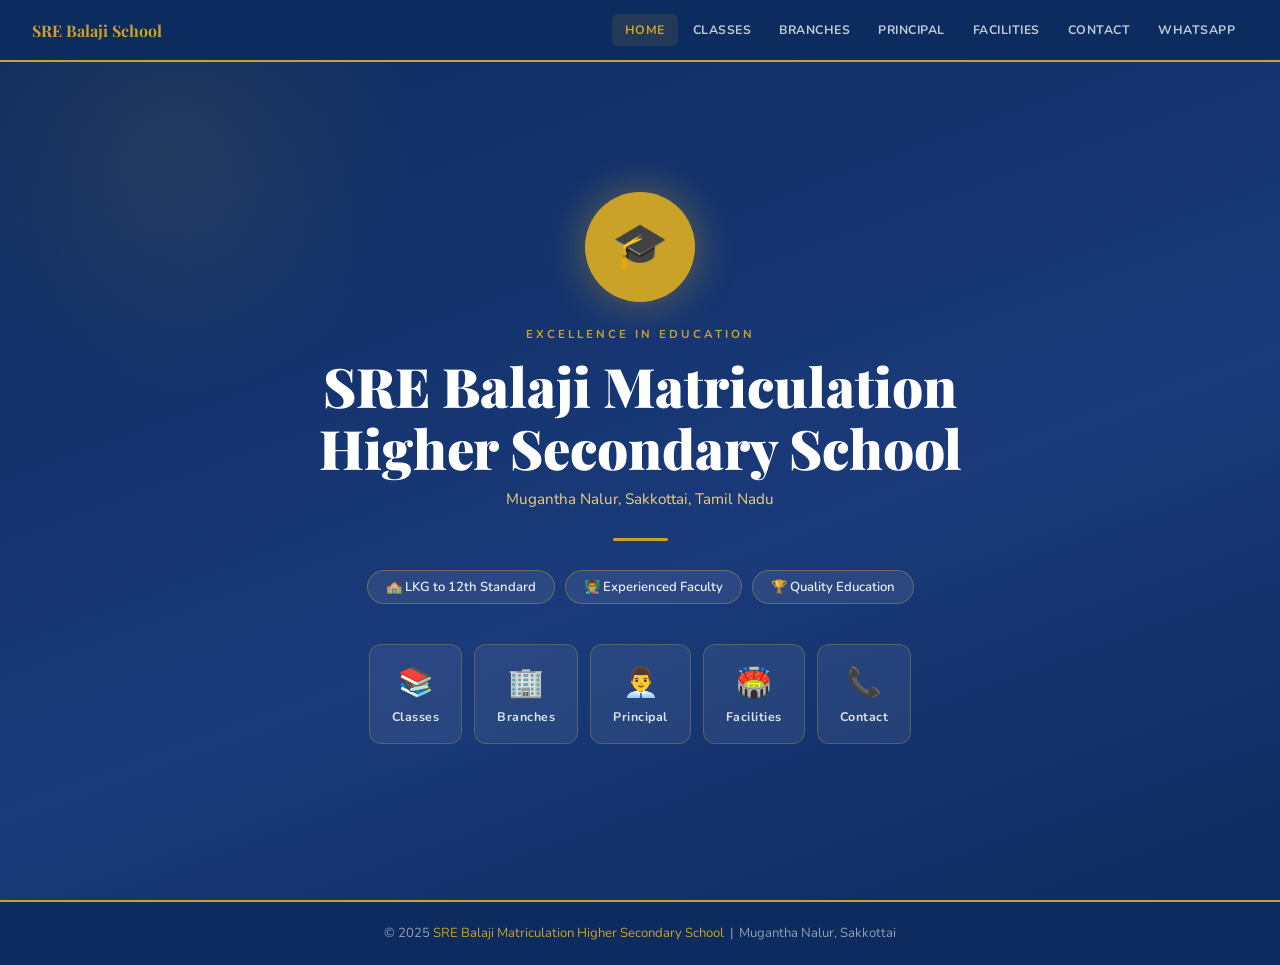
<file: index.html>
<!DOCTYPE html>
<html lang="en">
<head>
<meta charset="UTF-8">
<meta name="viewport" content="width=device-width, initial-scale=1.0">
<title>SRE Balaji Matriculation Higher Secondary School – Home</title>
<link href="https://fonts.googleapis.com/css2?family=Playfair+Display:wght@400;700;900&family=Nunito:wght@300;400;600;700&display=swap" rel="stylesheet">
<link rel="stylesheet" href="style.css">
</head>
<body>

<nav>
  <div class="nav-logo">SRE Balaji School</div>
  <ul class="nav-links" id="navLinks">
    <li><a href="index.html" class="active">Home</a></li>
    <li><a href="classes.html">Classes</a></li>
    <li><a href="branches.html">Branches</a></li>
    <li><a href="principal.html">Principal</a></li>
    <li><a href="facilities.html">Facilities</a></li>
    <li><a href="contact.html">Contact</a></li>
    <li><a href="admission.html">Whatsapp</a></li>
  </ul>
  <button class="hamburger" onclick="toggleNav()" aria-label="Menu">
    <span></span><span></span><span></span>
  </button>
</nav>

<main class="page-home">
  <div class="home-content">
    <div class="emblem">🎓</div>
    <p class="home-tag">Excellence in Education</p>
    <h1 class="home-title">SRE Balaji Matriculation<br>Higher Secondary School</h1>
    <p class="home-subtitle">Mugantha Nalur, Sakkottai, Tamil Nadu</p>
    <div class="divider"></div>
    <div class="home-badges">
      <span class="badge">🏫 LKG to 12th Standard</span>
      <span class="badge">👨‍🏫 Experienced Faculty</span>
      <span class="badge">🏆 Quality Education</span>
    </div>
    <div class="home-nav-cards">
      <a href="classes.html" class="hnav-card">
        <span class="hnav-icon">📚</span>
        <span class="hnav-label">Classes</span>
      </a>
      <a href="branches.html" class="hnav-card">
        <span class="hnav-icon">🏢</span>
        <span class="hnav-label">Branches</span>
      </a>
      <a href="principal.html" class="hnav-card">
        <span class="hnav-icon">👨‍💼</span>
        <span class="hnav-label">Principal</span>
      </a>
      <a href="facilities.html" class="hnav-card">
        <span class="hnav-icon">🏟️</span>
        <span class="hnav-label">Facilities</span>
      </a>
      <a href="contact.html" class="hnav-card">
        <span class="hnav-icon">📞</span>
        <span class="hnav-label">Contact</span>
      </a>
      </a>
    </div>
  </div>
</main>

<footer>
  &copy; 2025 <span>SRE Balaji Matriculation Higher Secondary School</span> &nbsp;|&nbsp; Mugantha Nalur, Sakkottai
</footer>

<script src="nav.js"></script>
</body>
</html>
</file>
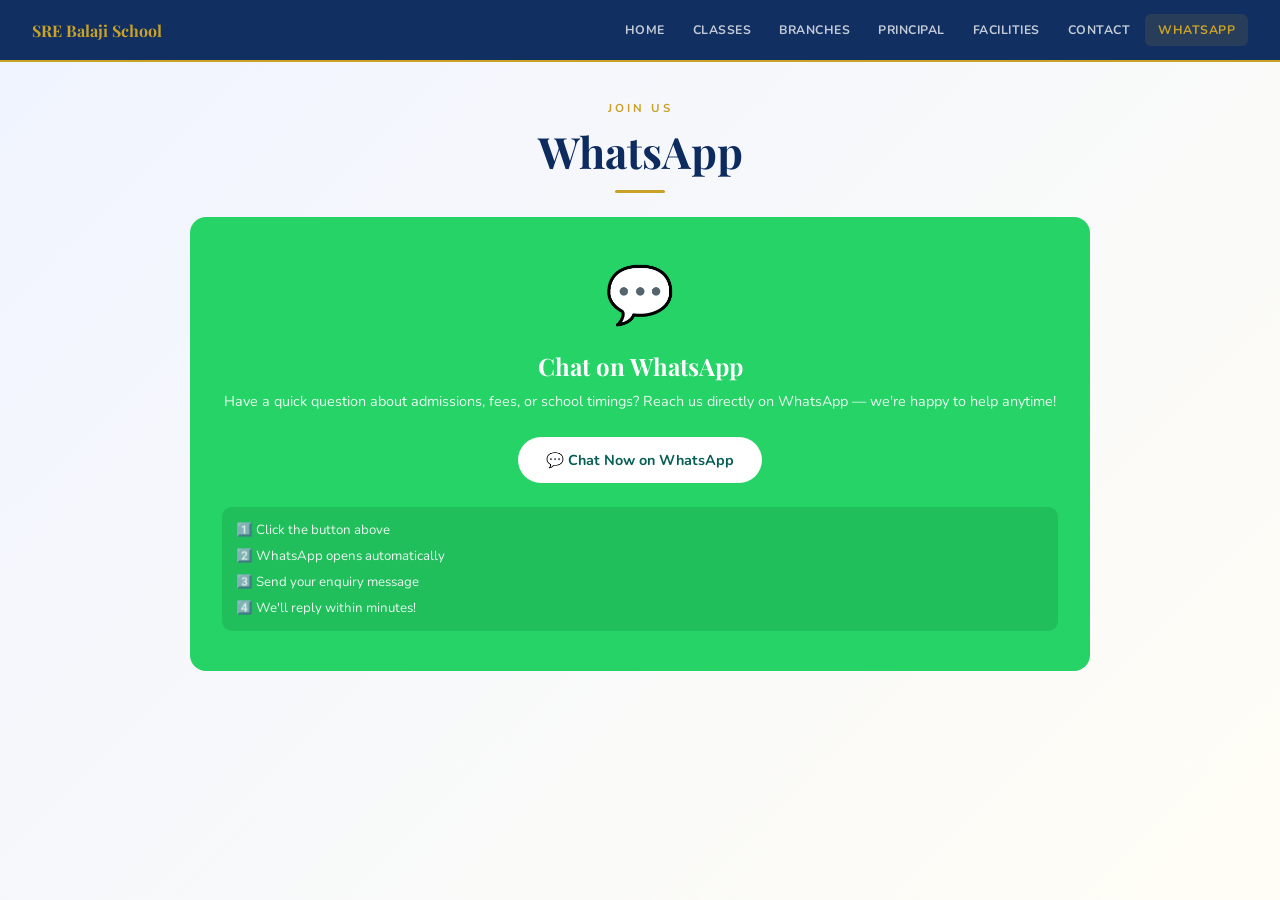
<file: admission.html>
<!DOCTYPE html>
<html lang="en">
<head>
<meta charset="UTF-8">
<meta name="viewport" content="width=device-width, initial-scale=1.0">
<title>SRE Balaji School – Admission</title>
<link href="https://fonts.googleapis.com/css2?family=Playfair+Display:wght@400;700;900&family=Nunito:wght@300;400;600;700&display=swap" rel="stylesheet">
<link rel="stylesheet" href="style.css">
</head>
<body>

<nav>
  <div class="nav-logo">SRE Balaji School</div>
  <ul class="nav-links" id="navLinks">
    <li><a href="index.html">Home</a></li>
    <li><a href="classes.html">Classes</a></li>
    <li><a href="branches.html">Branches</a></li>
    <li><a href="principal.html">Principal</a></li>
    <li><a href="facilities.html">Facilities</a></li>
    <li><a href="contact.html">Contact</a></li>
    <li><a href="admission.html" class="active">Whatsapp</a></li>
  </ul>
  <button class="hamburger" onclick="toggleNav()" aria-label="Menu">
    <span></span><span></span><span></span>
  </button>
</nav>

<main class="page-inner page-alt">
  <div class="inner-wrap">
    <p class="sec-tag">Join Us</p>
    <h2 class="sec-title">WhatsApp</h2>
    <div class="sec-divider"></div>

    <div class="adm-grid">

      <!-- WhatsApp Card -->
      <div class="wa-card">
        <span class="wa-icon">💬</span>
        <div class="wa-title">Chat on WhatsApp</div>
        <p class="wa-desc">Have a quick question about admissions, fees, or school timings? Reach us directly on WhatsApp — we're happy to help anytime!</p>
        <a class="wa-btn" href="https://wa.me/919999999999?text=Hello%2C%20I%20am%20interested%20in%20admission%20at%20SRE%20Balaji%20Matriculation%20Higher%20Secondary%20School." target="_blank">
          💬 Chat Now on WhatsApp
        </a>
        <div class="wa-steps">
          <div class="wa-step">1️⃣ Click the button above</div>
          <div class="wa-step">2️⃣ WhatsApp opens automatically</div>
          <div class="wa-step">3️⃣ Send your enquiry message</div>
          <div class="wa-step">4️⃣ We'll reply within minutes!</div>
        </div>
<script src="nav.js"></script>
<script>
  function submitForm() {
    const name = document.getElementById('stuName').value.trim();
    const parent = document.getElementById('parentName').value.trim();
    const mobile = document.getElementById('mobile').value.trim();
    const cls = document.getElementById('classApply').value;

    if (!name || !parent || !mobile || !cls) {
      alert('Please fill in all required fields (*).');
      return;
    }
    if (!/^[6-9]\d{9}$/.test(mobile)) {
      alert('Please enter a valid 10-digit Indian mobile number.');
      return;
    }

    document.getElementById('stuName').value = '';
    document.getElementById('parentName').value = '';
    document.getElementById('mobile').value = '';
    document.getElementById('email').value = '';
    document.getElementById('classApply').value = '';
    document.getElementById('message').value = '';

    const msg = document.getElementById('successMsg');
    msg.style.display = 'block';
    setTimeout(() => { msg.style.display = 'none'; }, 6000);
  }
</script>
</body>
</html>
</file>
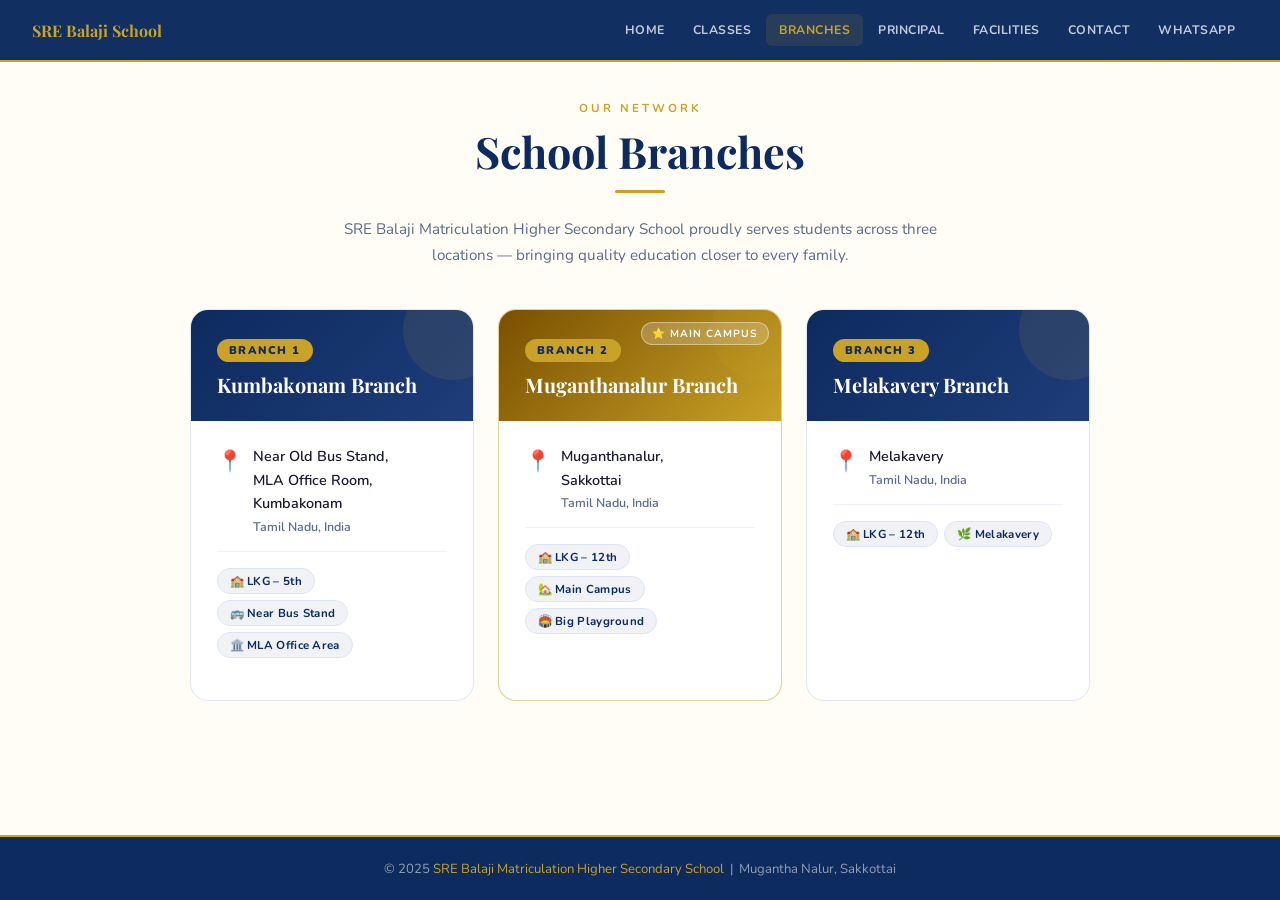
<file: branches.html>
<!DOCTYPE html>
<html lang="en">
<head>
<meta charset="UTF-8">
<meta name="viewport" content="width=device-width, initial-scale=1.0">
<title>SRE Balaji School – Our Branches</title>
<link href="https://fonts.googleapis.com/css2?family=Playfair+Display:wght@400;700;900&family=Nunito:wght@300;400;600;700&display=swap" rel="stylesheet">
<link rel="stylesheet" href="style.css">
<style>
  .branches-intro {
    text-align: center;
    font-size: 0.95rem;
    color: var(--text-muted);
    max-width: 600px;
    margin-bottom: 2.5rem;
    line-height: 1.7;
  }

  .branches-grid {
    display: grid;
    grid-template-columns: repeat(auto-fit, minmax(260px, 1fr));
    gap: 24px;
    width: 100%;
    margin-bottom: 2.5rem;
  }

  .branch-card {
    background: var(--white);
    border: 1.5px solid #e0e8f5;
    border-radius: 18px;
    overflow: hidden;
    transition: transform 0.25s, box-shadow 0.25s;
    position: relative;
  }

  .branch-card:hover {
    transform: translateY(-7px);
    box-shadow: 0 18px 45px rgba(13,43,94,0.13);
    border-color: var(--gold);
  }

  .branch-header {
    background: linear-gradient(135deg, var(--navy), #1e3d7a);
    padding: 1.8rem 1.6rem 1.4rem;
    position: relative;
    overflow: hidden;
  }

  .branch-header::before {
    content: '';
    position: absolute;
    top: -30px; right: -30px;
    width: 100px; height: 100px;
    background: rgba(201,162,39,0.1);
    border-radius: 50%;
  }

  .branch-number {
    display: inline-block;
    background: var(--gold);
    color: var(--navy);
    font-size: 0.7rem;
    font-weight: 900;
    letter-spacing: 1.5px;
    text-transform: uppercase;
    padding: 4px 12px;
    border-radius: 50px;
    margin-bottom: 10px;
  }

  .branch-name {
    font-family: 'Playfair Display', serif;
    font-size: 1.25rem;
    color: var(--white);
    font-weight: 700;
    line-height: 1.3;
    position: relative;
    z-index: 1;
  }

  .branch-body {
    padding: 1.5rem 1.6rem;
  }

  .branch-address-block {
    display: flex;
    gap: 10px;
    align-items: flex-start;
    margin-bottom: 1rem;
  }

  .branch-pin {
    font-size: 1.3rem;
    flex-shrink: 0;
    margin-top: 2px;
  }

  .branch-address {
    font-size: 0.9rem;
    color: var(--text-dark);
    line-height: 1.65;
    font-weight: 600;
  }

  .branch-district {
    font-size: 0.78rem;
    color: var(--text-muted);
    font-weight: 600;
    margin-top: 2px;
  }

  .branch-divider {
    height: 1px;
    background: #eef2f9;
    margin: 1rem 0;
  }

  .branch-tags {
    display: flex;
    flex-wrap: wrap;
    gap: 6px;
    margin-bottom: 1.1rem;
  }

  .branch-tag {
    background: rgba(13,43,94,0.06);
    border: 1px solid #dde5f5;
    border-radius: 50px;
    padding: 4px 12px;
    font-size: 0.72rem;
    font-weight: 700;
    color: var(--navy);
    letter-spacing: 0.3px;
  }

  .branch-map-btn {
    display: flex;
    align-items: center;
    justify-content: center;
    gap: 6px;
    width: 100%;
    background: var(--navy);
    color: white;
    border: none;
    border-radius: 8px;
    padding: 10px;
    font-family: 'Nunito', sans-serif;
    font-size: 0.83rem;
    font-weight: 700;
    letter-spacing: 0.4px;
    text-decoration: none;
    cursor: pointer;
    transition: background 0.2s, transform 0.15s;
  }

  .branch-map-btn:hover {
    background: #1a3a7a;
    transform: translateY(-1px);
  }

  .branch-card.main-branch .branch-header {
    background: linear-gradient(135deg, #7a4f00, #c9a227);
  }

  .branch-card.main-branch {
    border-color: rgba(201,162,39,0.5);
  }

  .main-label {
    position: absolute;
    top: 12px;
    right: 12px;
    background: rgba(255,255,255,0.2);
    border: 1px solid rgba(255,255,255,0.4);
    border-radius: 50px;
    padding: 3px 10px;
    font-size: 0.65rem;
    font-weight: 700;
    color: white;
    letter-spacing: 1px;
    text-transform: uppercase;
  }

  /* Summary bar */
  .summary-bar {
    display: flex;
    gap: 16px;
    justify-content: center;
    flex-wrap: wrap;
    background: var(--navy);
    border-radius: 14px;
    padding: 1.4rem 2rem;
    width: 100%;
  }

  .summary-item {
    text-align: center;
    flex: 1;
    min-width: 120px;
  }

  .summary-num {
    font-family: 'Playfair Display', serif;
    font-size: 2rem;
    font-weight: 900;
    color: var(--gold);
    line-height: 1;
    margin-bottom: 4px;
  }

  .summary-label {
    font-size: 0.75rem;
    color: rgba(255,255,255,0.65);
    font-weight: 600;
    letter-spacing: 0.5px;
    text-transform: uppercase;
  }

  .summary-sep {
    width: 1px;
    background: rgba(255,255,255,0.15);
    align-self: stretch;
  }
</style>
</head>
<body>

<nav>
  <div class="nav-logo">SRE Balaji School</div>
  <ul class="nav-links" id="navLinks">
    <li><a href="index.html">Home</a></li>
    <li><a href="classes.html">Classes</a></li>
    <li><a href="branches.html" class="active">Branches</a></li>
    <li><a href="principal.html">Principal</a></li>
    <li><a href="facilities.html">Facilities</a></li>
    <li><a href="contact.html">Contact</a></li>
    <li><a href="admission.html">Whatsapp</a></li>
  </ul>
  <button class="hamburger" onclick="toggleNav()" aria-label="Menu">
    <span></span><span></span><span></span>
  </button>
</nav>

<main class="page-inner">
  <div class="inner-wrap">
    <p class="sec-tag">Our Network</p>
    <h2 class="sec-title">School Branches</h2>
    <div class="sec-divider"></div>
    <p class="branches-intro">SRE Balaji Matriculation Higher Secondary School proudly serves students across three locations — bringing quality education closer to every family.</p>

    <div class="branches-grid">

      <!-- Branch 1 – Kumbakonam -->
      <div class="branch-card">
        <div class="branch-header">
          <div class="branch-number">Branch 1</div>
          <div class="branch-name">Kumbakonam Branch</div>
        </div>
        <div class="branch-body">
          <div class="branch-address-block">
            <span class="branch-pin">📍</span>
            <div>
              <div class="branch-address">Near Old Bus Stand,<br>MLA Office Room,<br>Kumbakonam</div>
              <div class="branch-district">Tamil Nadu, India</div>
            </div>
          </div>
          <div class="branch-divider"></div>
          <div class="branch-tags">
            <span class="branch-tag">🏫 LKG – 5th</span>
            <span class="branch-tag">🚌 Near Bus Stand</span>
            <span class="branch-tag">🏛️ MLA Office Area</span>
          </div>
        </div>
      </div>

      <!-- Branch 2 – Muganthanalur (Main) -->
      <div class="branch-card main-branch">
        <div class="branch-header">
          <span class="main-label">⭐ Main Campus</span>
          <div class="branch-number">Branch 2</div>
          <div class="branch-name">Muganthanalur Branch</div>
        </div>
        <div class="branch-body">
          <div class="branch-address-block">
            <span class="branch-pin">📍</span>
            <div>
              <div class="branch-address">Muganthanalur,<br>Sakkottai</div>
              <div class="branch-district">Tamil Nadu, India</div>
            </div>
          </div>
          <div class="branch-divider"></div>
          <div class="branch-tags">
            <span class="branch-tag">🏫 LKG – 12th</span>
            <span class="branch-tag">🏡 Main Campus</span>
            <span class="branch-tag">🏟️ Big Playground</span>
          </div>
        </div>
      </div>

      <!-- Branch 3 – Melakavery -->
      <div class="branch-card">
        <div class="branch-header">
          <div class="branch-number">Branch 3</div>
          <div class="branch-name">Melakavery Branch</div>
        </div>
        <div class="branch-body">
          <div class="branch-address-block">
            <span class="branch-pin">📍</span>
            <div>
              <div class="branch-address">Melakavery</div>
              <div class="branch-district">Tamil Nadu, India</div>
            </div>
          </div>
          <div class="branch-divider"></div>
          <div class="branch-tags">
            <span class="branch-tag">🏫 LKG – 12th</span>
            <span class="branch-tag">🌿 Melakavery</span>
          </div>
        </div>
      </div>
    </div>
  </div>
</main>

<footer>
  &copy; 2025 <span>SRE Balaji Matriculation Higher Secondary School</span> &nbsp;|&nbsp; Mugantha Nalur, Sakkottai
</footer>
<script src="nav.js"></script>
</body>
</html>
</file>
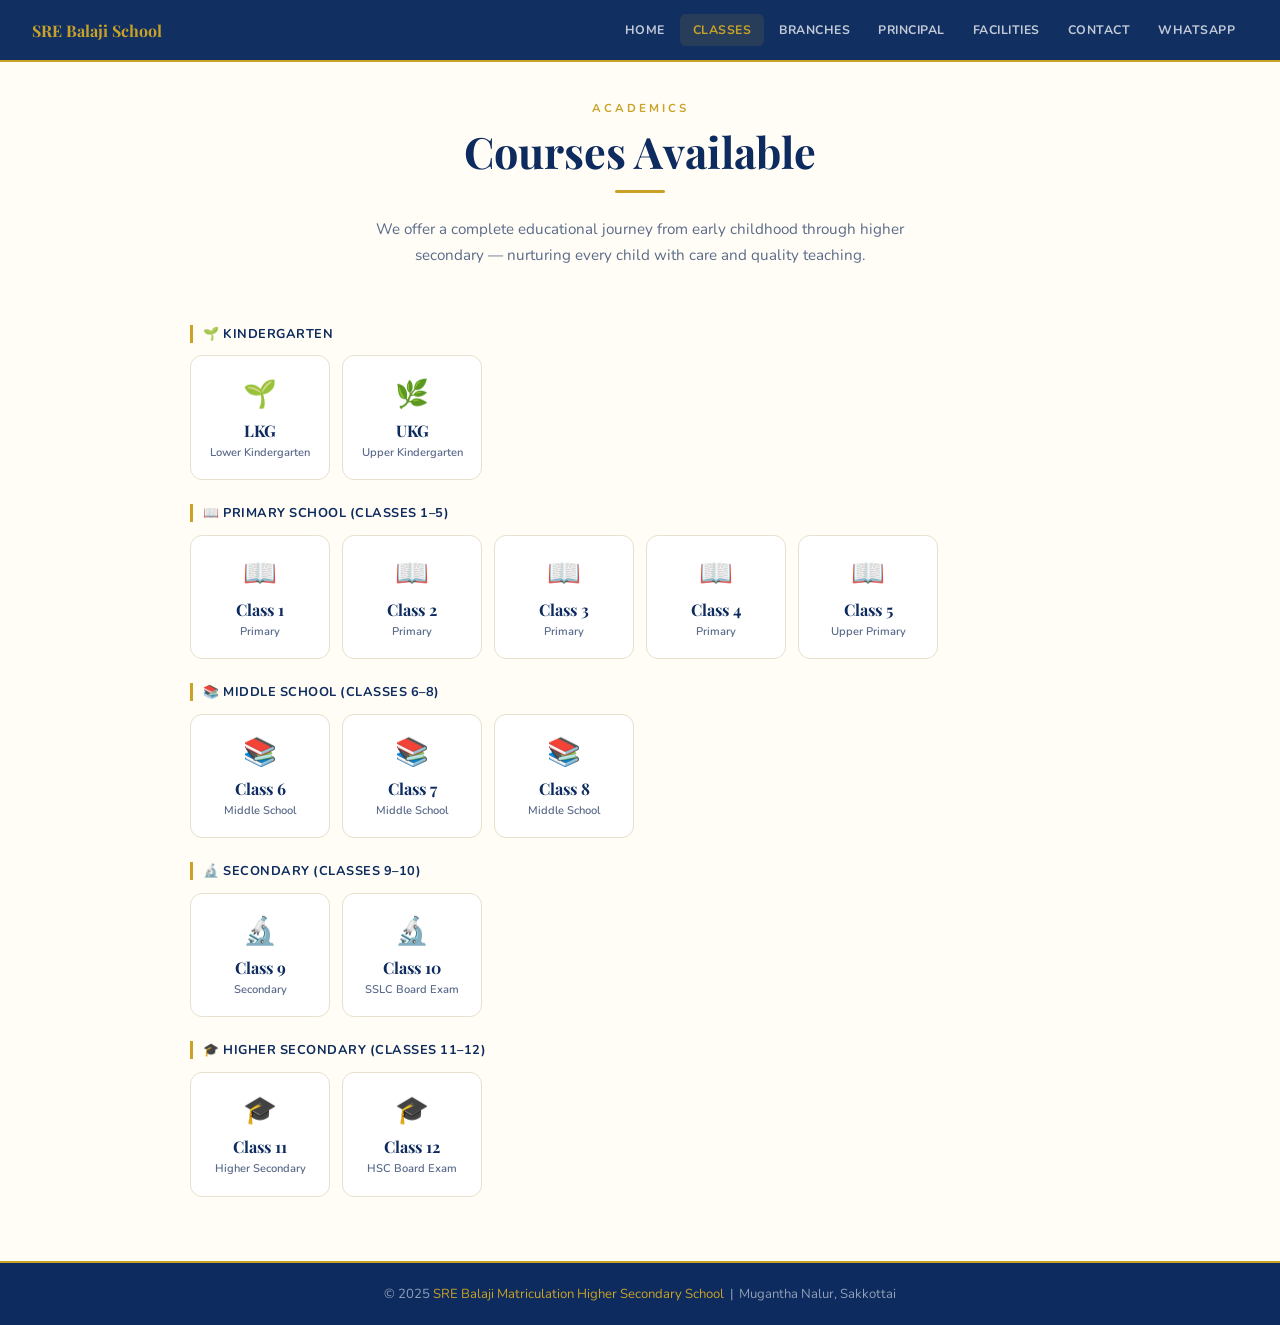
<file: classes.html>
<!DOCTYPE html>
<html lang="en">
<head>
<meta charset="UTF-8">
<meta name="viewport" content="width=device-width, initial-scale=1.0">
<title>SRE Balaji School – Classes</title>
<link href="https://fonts.googleapis.com/css2?family=Playfair+Display:wght@400;700;900&family=Nunito:wght@300;400;600;700&display=swap" rel="stylesheet">
<link rel="stylesheet" href="style.css">
</head>
<body>

<nav>
  <div class="nav-logo">SRE Balaji School</div>
  <ul class="nav-links" id="navLinks">
    <li><a href="index.html">Home</a></li>
    <li><a href="classes.html" class="active">Classes</a></li>
    <li><a href="branches.html">Branches</a></li>
    <li><a href="principal.html">Principal</a></li>
    <li><a href="facilities.html">Facilities</a></li>
    <li><a href="contact.html">Contact</a></li>
    <li><a href="admission.html">Whatsapp</a></li>
  </ul>
  <button class="hamburger" onclick="toggleNav()" aria-label="Menu">
    <span></span><span></span><span></span>
  </button>
</nav>

<main class="page-inner">
  <div class="inner-wrap">
    <p class="sec-tag">Academics</p>
    <h2 class="sec-title">Courses Available</h2>
    <div class="sec-divider"></div>
    <p class="classes-intro">We offer a complete educational journey from early childhood through higher secondary — nurturing every child with care and quality teaching.</p>

    <div class="group-label">🌱 Kindergarten</div>
    <div class="classes-grid">
      <div class="class-card"><div class="class-icon">🌱</div><div class="class-name">LKG</div><div class="class-desc">Lower Kindergarten</div></div>
      <div class="class-card"><div class="class-icon">🌿</div><div class="class-name">UKG</div><div class="class-desc">Upper Kindergarten</div></div>
    </div>

    <div class="group-label">📖 Primary School (Classes 1–5)</div>
    <div class="classes-grid">
      <div class="class-card"><div class="class-icon">📖</div><div class="class-name">Class 1</div><div class="class-desc">Primary</div></div>
      <div class="class-card"><div class="class-icon">📖</div><div class="class-name">Class 2</div><div class="class-desc">Primary</div></div>
      <div class="class-card"><div class="class-icon">📖</div><div class="class-name">Class 3</div><div class="class-desc">Primary</div></div>
      <div class="class-card"><div class="class-icon">📖</div><div class="class-name">Class 4</div><div class="class-desc">Primary</div></div>
      <div class="class-card"><div class="class-icon">📖</div><div class="class-name">Class 5</div><div class="class-desc">Upper Primary</div></div>
    </div>

    <div class="group-label">📚 Middle School (Classes 6–8)</div>
    <div class="classes-grid">
      <div class="class-card"><div class="class-icon">📚</div><div class="class-name">Class 6</div><div class="class-desc">Middle School</div></div>
      <div class="class-card"><div class="class-icon">📚</div><div class="class-name">Class 7</div><div class="class-desc">Middle School</div></div>
      <div class="class-card"><div class="class-icon">📚</div><div class="class-name">Class 8</div><div class="class-desc">Middle School</div></div>
    </div>

    <div class="group-label">🔬 Secondary (Classes 9–10)</div>
    <div class="classes-grid">
      <div class="class-card"><div class="class-icon">🔬</div><div class="class-name">Class 9</div><div class="class-desc">Secondary</div></div>
      <div class="class-card"><div class="class-icon">🔬</div><div class="class-name">Class 10</div><div class="class-desc">SSLC Board Exam</div></div>
    </div>

    <div class="group-label">🎓 Higher Secondary (Classes 11–12)</div>
    <div class="classes-grid">
      <div class="class-card"><div class="class-icon">🎓</div><div class="class-name">Class 11</div><div class="class-desc">Higher Secondary</div></div>
      <div class="class-card"><div class="class-icon">🎓</div><div class="class-name">Class 12</div><div class="class-desc">HSC Board Exam</div></div>
    </div>
  </div>
</main>

<footer>
  &copy; 2025 <span>SRE Balaji Matriculation Higher Secondary School</span> &nbsp;|&nbsp; Mugantha Nalur, Sakkottai
</footer>
<script src="nav.js"></script>
</body>
</html>
</file>
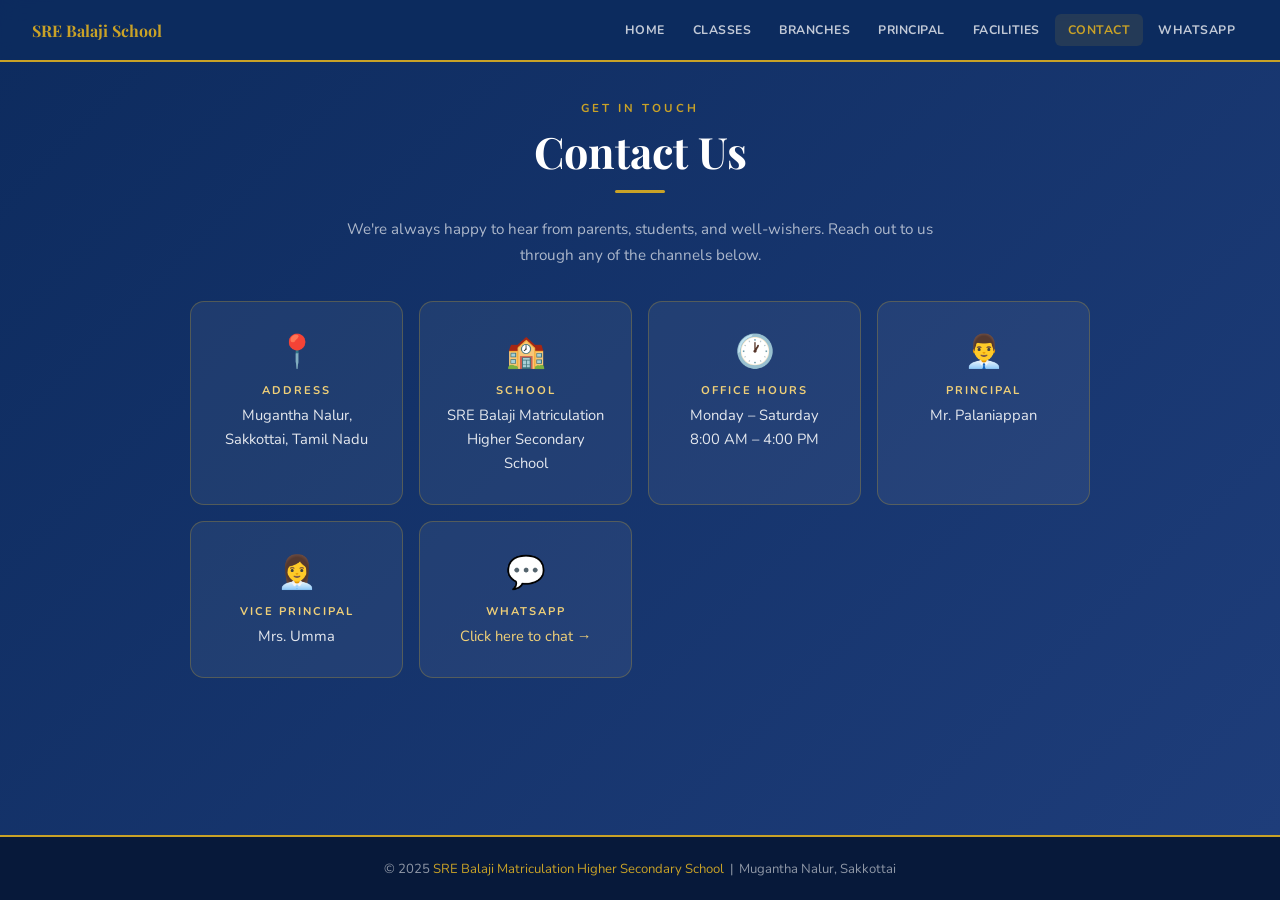
<file: contact.html>
<!DOCTYPE html>
<html lang="en">
<head>
<meta charset="UTF-8">
<meta name="viewport" content="width=device-width, initial-scale=1.0">
<title>SRE Balaji School – Contact</title>
<link href="https://fonts.googleapis.com/css2?family=Playfair+Display:wght@400;700;900&family=Nunito:wght@300;400;600;700&display=swap" rel="stylesheet">
<link rel="stylesheet" href="style.css">
</head>
<body class="dark-page">

<nav>
  <div class="nav-logo">SRE Balaji School</div>
  <ul class="nav-links" id="navLinks">
    <li><a href="index.html">Home</a></li>
    <li><a href="classes.html">Classes</a></li>
    <li><a href="branches.html">Branches</a></li>
    <li><a href="principal.html">Principal</a></li>
    <li><a href="facilities.html">Facilities</a></li>
    <li><a href="contact.html" class="active">Contact</a></li>
    <li><a href="admission.html">Whatsapp</a></li>
  </ul>
  <button class="hamburger" onclick="toggleNav()" aria-label="Menu">
    <span></span><span></span><span></span>
  </button>
</nav>

<main class="page-inner page-dark">
  <div class="inner-wrap">
    <p class="sec-tag">Get in Touch</p>
    <h2 class="sec-title" style="color:#fff;">Contact Us</h2>
    <div class="sec-divider"></div>
    <p class="classes-intro" style="color:rgba(255,255,255,0.65);">We're always happy to hear from parents, students, and well-wishers. Reach out to us through any of the channels below.</p>

    <div class="contact-grid">
      <div class="contact-card">
        <div class="contact-icon">📍</div>
        <div class="contact-label">Address</div>
        <div class="contact-value">Mugantha Nalur,<br>Sakkottai, Tamil Nadu</div>
      </div>
      <div class="contact-card">
        <div class="contact-icon">🏫</div>
        <div class="contact-label">School</div>
        <div class="contact-value">SRE Balaji Matriculation<br>Higher Secondary School</div>
      </div>
      <div class="contact-card">
        <div class="contact-icon">🕐</div>
        <div class="contact-label">Office Hours</div>
        <div class="contact-value">Monday – Saturday<br>8:00 AM – 4:00 PM</div>
      </div>
      <div class="contact-card">
        <div class="contact-icon">👨‍💼</div>
        <div class="contact-label">Principal</div>
        <div class="contact-value">Mr. Palaniappan</div>
      </div>
      <div class="contact-card">
        <div class="contact-icon">👩‍💼</div>
        <div class="contact-label">Vice Principal</div>
        <div class="contact-value">Mrs. Umma</div>
      </div>
      <div class="contact-card">
        <div class="contact-icon">💬</div>
        <div class="contact-label">WhatsApp</div>
        <div class="contact-value"><a href="admission.html" style="color:var(--gold-light);text-decoration:none;">Click here to chat →</a></div>
      </div>
    </div>
</main>

<footer style="background:#07193a;">
  &copy; 2025 <span>SRE Balaji Matriculation Higher Secondary School</span> &nbsp;|&nbsp; Mugantha Nalur, Sakkottai
</footer>
<script src="nav.js"></script>
</body>
</html>
</file>
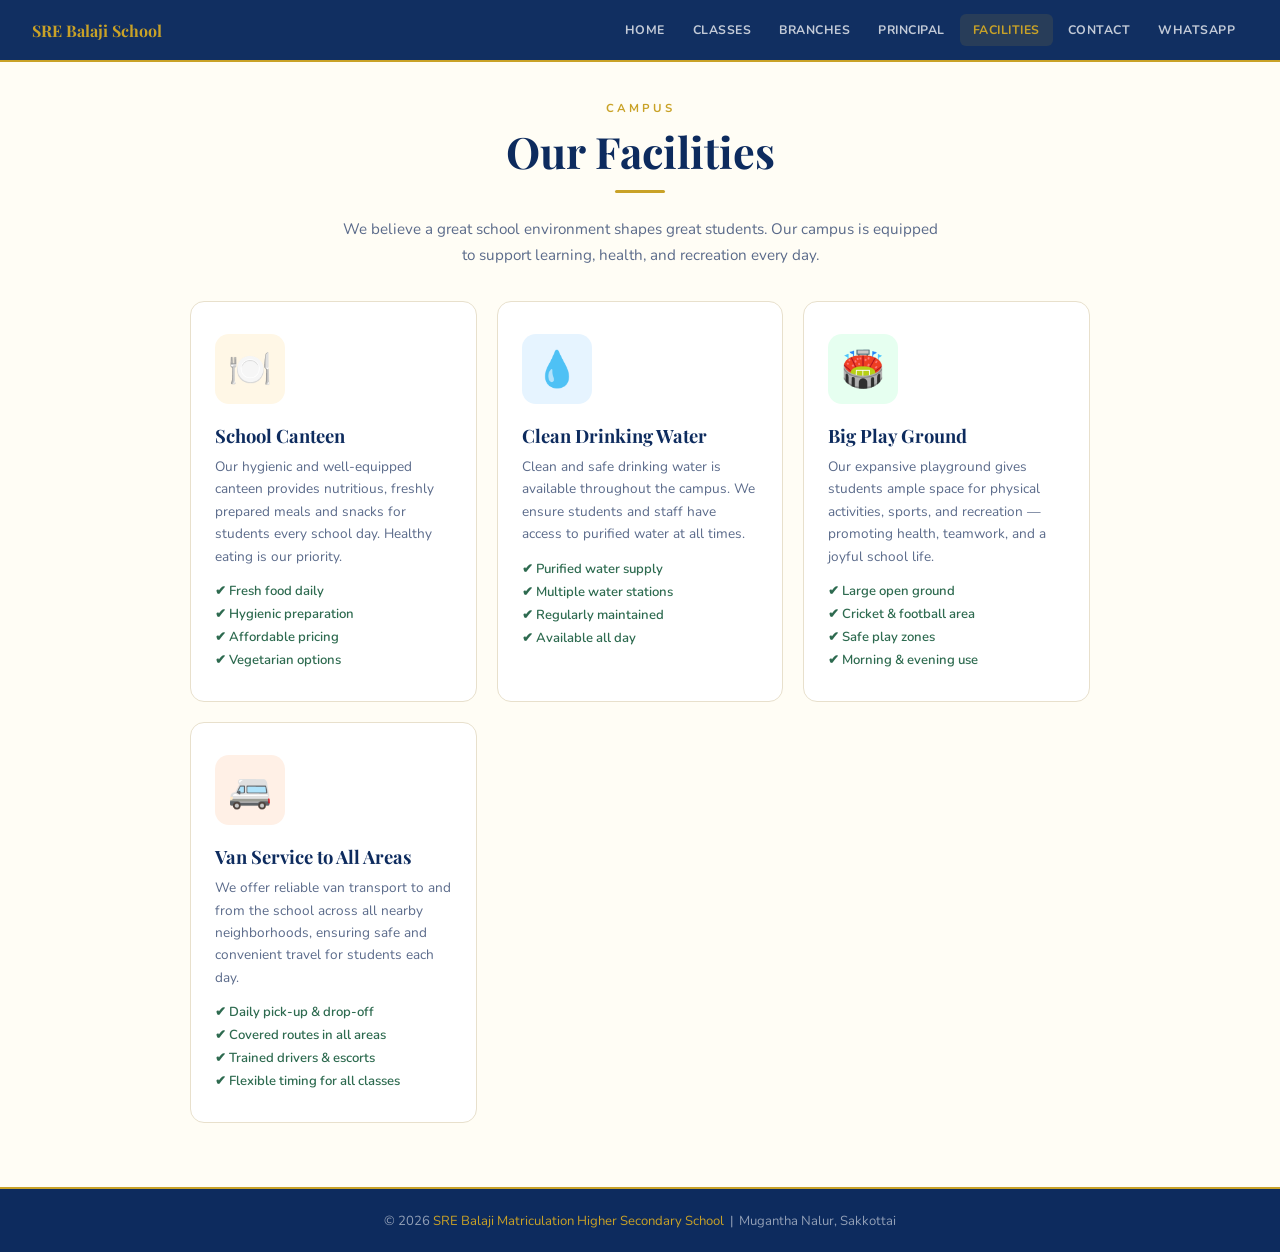
<file: facilities.html>
<!DOCTYPE html>
<html lang="en">
<head>
<meta charset="UTF-8">
<meta name="viewport" content="width=device-width, initial-scale=1.0">
<title>SRE Balaji School – Facilities</title>
<link href="https://fonts.googleapis.com/css2?family=Playfair+Display:wght@400;700;900&family=Nunito:wght@300;400;600;700&display=swap" rel="stylesheet">
<link rel="stylesheet" href="style.css">
</head>
<body>

<nav>
  <div class="nav-logo">SRE Balaji School</div>
  <ul class="nav-links" id="navLinks">
    <li><a href="index.html">Home</a></li>
    <li><a href="classes.html">Classes</a></li>
    <li><a href="branches.html">Branches</a></li>
    <li><a href="principal.html">Principal</a></li>
    <li><a href="facilities.html" class="active">Facilities</a></li>
    <li><a href="contact.html">Contact</a></li>
    <li><a href="admission.html">Whatsapp</a></li>
  </ul>
  <button class="hamburger" onclick="toggleNav()" aria-label="Menu">
    <span></span><span></span><span></span>
  </button>
</nav>

<main class="page-inner">
  <div class="inner-wrap">
    <p class="sec-tag">Campus</p>
    <h2 class="sec-title">Our Facilities</h2>
    <div class="sec-divider"></div>
    <p class="classes-intro">We believe a great school environment shapes great students. Our campus is equipped to support learning, health, and recreation every day.</p>

    <div class="fac-grid">
      <div class="fac-card">
        <div class="fac-icon-wrap" style="background:#fff7e6;">🍽️</div>
        <div class="fac-name">School Canteen</div>
        <p class="fac-desc">Our hygienic and well-equipped canteen provides nutritious, freshly prepared meals and snacks for students every school day. Healthy eating is our priority.</p>
        <ul class="fac-points">
          <li>✔ Fresh food daily</li>
          <li>✔ Hygienic preparation</li>
          <li>✔ Affordable pricing</li>
          <li>✔ Vegetarian options</li>
        </ul>
      </div>

      <div class="fac-card">
        <div class="fac-icon-wrap" style="background:#e6f4ff;">💧</div>
        <div class="fac-name">Clean Drinking Water</div>
        <p class="fac-desc">Clean and safe drinking water is available throughout the campus. We ensure students and staff have access to purified water at all times.</p>
        <ul class="fac-points">
          <li>✔ Purified water supply</li>
          <li>✔ Multiple water stations</li>
          <li>✔ Regularly maintained</li>
          <li>✔ Available all day</li>
        </ul>
      </div>

      <div class="fac-card">
        <div class="fac-icon-wrap" style="background:#e6fff0;">🏟️</div>
        <div class="fac-name">Big Play Ground</div>
        <p class="fac-desc">Our expansive playground gives students ample space for physical activities, sports, and recreation — promoting health, teamwork, and a joyful school life.</p>
        <ul class="fac-points">
          <li>✔ Large open ground</li>
          <li>✔ Cricket & football area</li>
          <li>✔ Safe play zones</li>
          <li>✔ Morning & evening use</li>
        </ul>
      </div>

      <div class="fac-card">
        <div class="fac-icon-wrap" style="background:#fff0e6;">🚐</div>
        <div class="fac-name">Van Service to All Areas</div>
        <p class="fac-desc">We offer reliable van transport to and from the school across all nearby neighborhoods, ensuring safe and convenient travel for students each day.</p>
        <ul class="fac-points">
          <li>✔ Daily pick-up & drop-off</li>
          <li>✔ Covered routes in all areas</li>
          <li>✔ Trained drivers & escorts</li>
          <li>✔ Flexible timing for all classes</li>
        </ul>
      </div>
    </div>
  </div>
</main>

<footer>
  &copy; 2026 <span>SRE Balaji Matriculation Higher Secondary School</span> &nbsp;|&nbsp; Mugantha Nalur, Sakkottai
</footer>
<script src="nav.js"></script>
<script>
  if (performance.getEntriesByType('navigation')[0] && performance.getEntriesByType('navigation')[0].type === 'reload') {
    window.location.replace('index.html');
  }
</script>
</body>
</html>
</file>
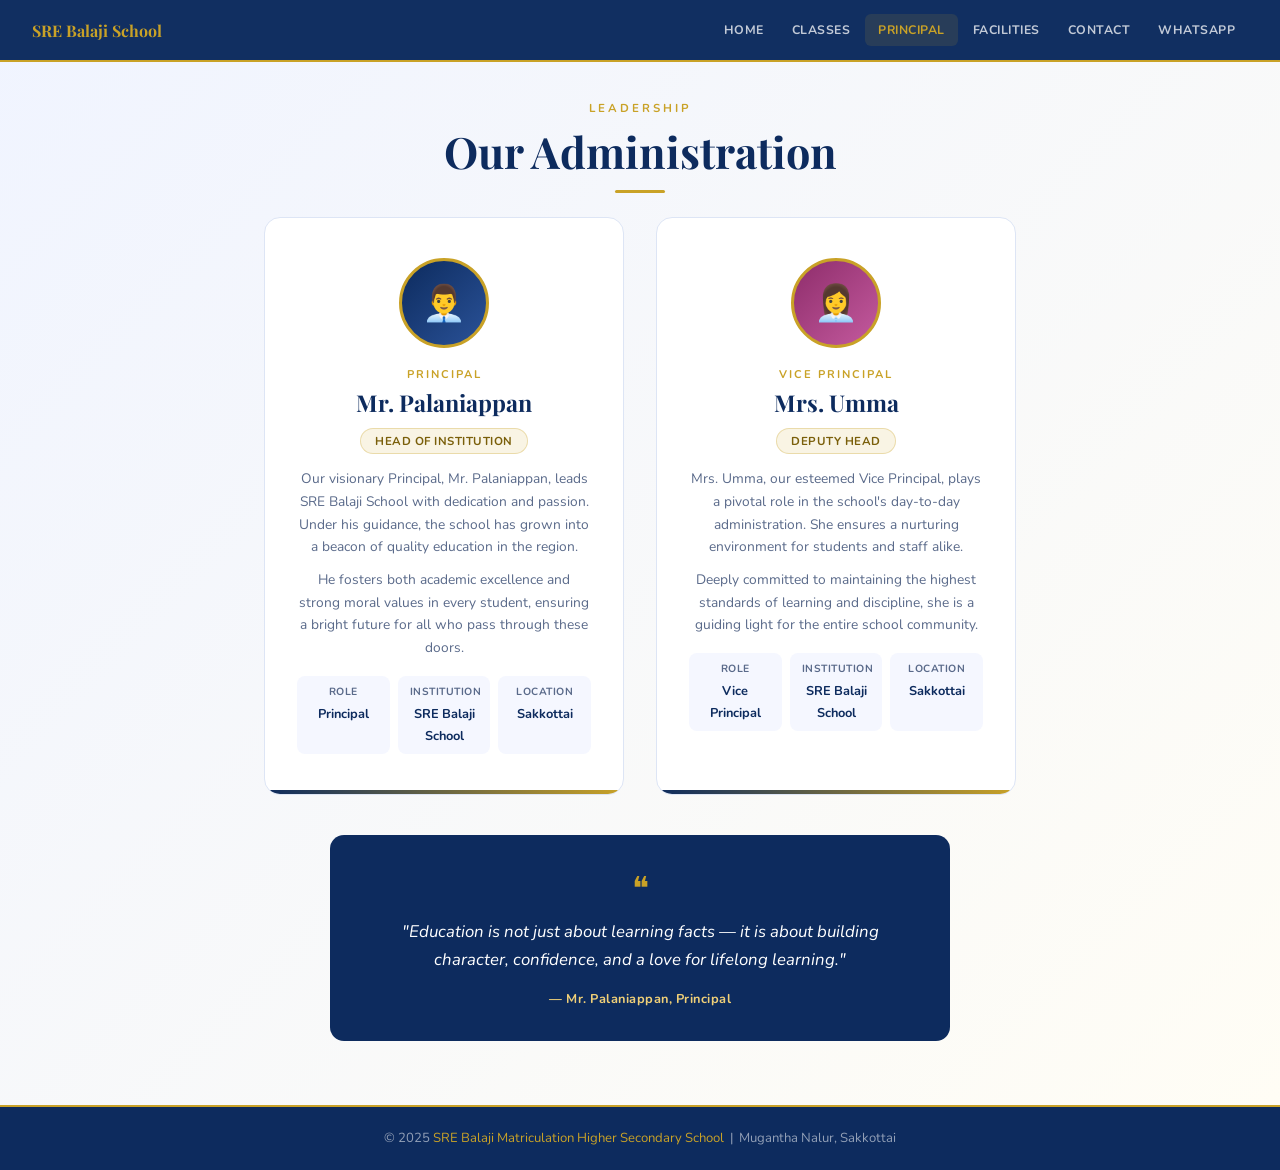
<file: principal.html>
<!DOCTYPE html>
<html lang="en">
<head>
<meta charset="UTF-8">
<meta name="viewport" content="width=device-width, initial-scale=1.0">
<title>SRE Balaji School – Principal</title>
<link href="https://fonts.googleapis.com/css2?family=Playfair+Display:wght@400;700;900&family=Nunito:wght@300;400;600;700&display=swap" rel="stylesheet">
<link rel="stylesheet" href="style.css">
</head>
<body>

<nav>
  <div class="nav-logo">SRE Balaji School</div>
  <ul class="nav-links" id="navLinks">
    <li><a href="index.html">Home</a></li>
    <li><a href="classes.html">Classes</a></li>
    <li><a href="principal.html" class="active">Principal</a></li>
    <li><a href="facilities.html">Facilities</a></li>
    <li><a href="contact.html">Contact</a></li>
    <li><a href="admission.html">Whatsapp</a></li>
  </ul>
  <button class="hamburger" onclick="toggleNav()" aria-label="Menu">
    <span></span><span></span><span></span>
  </button>
</nav>

<main class="page-inner page-alt">
  <div class="inner-wrap">
    <p class="sec-tag">Leadership</p>
    <h2 class="sec-title">Our Administration</h2>
    <div class="sec-divider"></div>

    <div class="staff-grid">
      <div class="staff-card">
        <div class="staff-avatar">👨‍💼</div>
        <p class="staff-role">Principal</p>
        <h3 class="staff-name">Mr. Palaniappan</h3>
        <div class="staff-badge">Head of Institution</div>
        <p class="staff-bio">Our visionary Principal, Mr. Palaniappan, leads SRE Balaji School with dedication and passion. Under his guidance, the school has grown into a beacon of quality education in the region.</p>
        <p class="staff-bio" style="margin-top:10px;">He fosters both academic excellence and strong moral values in every student, ensuring a bright future for all who pass through these doors.</p>
        <div class="staff-info-row">
          <div class="staff-info-item">
            <span class="sinfo-label">Role</span>
            <span class="sinfo-val">Principal</span>
          </div>
          <div class="staff-info-item">
            <span class="sinfo-label">Institution</span>
            <span class="sinfo-val">SRE Balaji School</span>
          </div>
          <div class="staff-info-item">
            <span class="sinfo-label">Location</span>
            <span class="sinfo-val">Sakkottai</span>
          </div>
        </div>
      </div>

      <div class="staff-card">
        <div class="staff-avatar" style="background:linear-gradient(135deg,#8e2d6b,#c45a9e);">👩‍💼</div>
        <p class="staff-role">Vice Principal</p>
        <h3 class="staff-name">Mrs. Umma</h3>
        <div class="staff-badge">Deputy Head</div>
        <p class="staff-bio">Mrs. Umma, our esteemed Vice Principal, plays a pivotal role in the school's day-to-day administration. She ensures a nurturing environment for students and staff alike.</p>
        <p class="staff-bio" style="margin-top:10px;">Deeply committed to maintaining the highest standards of learning and discipline, she is a guiding light for the entire school community.</p>
        <div class="staff-info-row">
          <div class="staff-info-item">
            <span class="sinfo-label">Role</span>
            <span class="sinfo-val">Vice Principal</span>
          </div>
          <div class="staff-info-item">
            <span class="sinfo-label">Institution</span>
            <span class="sinfo-val">SRE Balaji School</span>
          </div>
          <div class="staff-info-item">
            <span class="sinfo-label">Location</span>
            <span class="sinfo-val">Sakkottai</span>
          </div>
        </div>
      </div>
    </div>

    <div class="principal-quote">
      <span class="quote-icon">❝</span>
      <p>"Education is not just about learning facts — it is about building character, confidence, and a love for lifelong learning."</p>
      <span class="quote-author">— Mr. Palaniappan, Principal</span>
    </div>
  </div>
</main>

<footer>
  &copy; 2025 <span>SRE Balaji Matriculation Higher Secondary School</span> &nbsp;|&nbsp; Mugantha Nalur, Sakkottai
</footer>
<script src="nav.js"></script>
</body>
</html>
</file>
<file: style.css>
:root {
  --navy: #0d2b5e;
  --gold: #c9a227;
  --gold-light: #f0d078;
  --cream: #fffdf5;
  --white: #ffffff;
  --text-dark: #1a1a2e;
  --text-muted: #5a6a8a;
  --accent: #e63946;
  --green: #2d6a4f;
}

* { margin: 0; padding: 0; box-sizing: border-box; }
html { scroll-behavior: smooth; }

body {
  font-family: 'Nunito', sans-serif;
  background: var(--cream);
  color: var(--text-dark);
  min-height: 100vh;
  display: flex;
  flex-direction: column;
  overflow-x: hidden;
}

/* ── NAV ── */
nav {
  position: fixed;
  top: 0; left: 0; right: 0;
  z-index: 200;
  background: rgba(13,43,94,0.98);
  backdrop-filter: blur(10px);
  display: flex;
  align-items: center;
  justify-content: space-between;
  padding: 0 2rem;
  height: 62px;
  border-bottom: 2px solid var(--gold);
}

.nav-logo {
  font-family: 'Playfair Display', serif;
  color: var(--gold);
  font-size: 1rem;
  font-weight: 700;
}

.nav-links {
  display: flex;
  gap: 2px;
  list-style: none;
}

.nav-links li a {
  display: block;
  padding: 8px 13px;
  color: rgba(255,255,255,0.75);
  text-decoration: none;
  font-size: 0.77rem;
  font-weight: 700;
  letter-spacing: 0.5px;
  text-transform: uppercase;
  transition: color 0.2s, background 0.2s;
  border-radius: 6px;
}

.nav-links li a:hover { color: var(--gold-light); background: rgba(255,255,255,0.06); }
.nav-links li a.active { color: var(--gold); background: rgba(201,162,39,0.12); }

.hamburger {
  display: none;
  flex-direction: column;
  gap: 5px;
  cursor: pointer;
  background: none;
  border: none;
  padding: 4px;
}
.hamburger span { width: 24px; height: 2px; background: var(--gold); border-radius: 2px; }

/* ── HOME PAGE ── */
.page-home {
  flex: 1;
  min-height: 100vh;
  background: linear-gradient(160deg, var(--navy) 0%, #1a3a7a 60%, #0d2b5e 100%);
  display: flex;
  align-items: center;
  justify-content: center;
  padding: 100px 2rem 4rem;
  text-align: center;
  position: relative;
  overflow: hidden;
}

.page-home::before {
  content:'';
  position:absolute; top:-100px; left:-80px;
  width:500px; height:500px;
  background: radial-gradient(circle, rgba(201,162,39,0.1) 0%, transparent 70%);
  border-radius:50%;
}

.home-content { position: relative; z-index: 1; max-width: 760px; width: 100%; }

.emblem {
  width: 110px; height: 110px;
  background: var(--gold);
  border-radius: 50%;
  display: flex;
  align-items: center;
  justify-content: center;
  margin: 0 auto 1.5rem;
  font-size: 2.8rem;
  box-shadow: 0 0 40px rgba(201,162,39,0.45);
  animation: pulse 3s ease-in-out infinite;
}

@keyframes pulse {
  0%,100%{box-shadow:0 0 30px rgba(201,162,39,0.4);}
  50%{box-shadow:0 0 70px rgba(201,162,39,0.7);}
}

.home-tag {
  font-size: 0.72rem; letter-spacing: 3px; text-transform: uppercase;
  color: var(--gold); font-weight: 700; margin-bottom: 0.8rem;
  animation: fadeUp 0.8s 0.2s both;
}

.home-title {
  font-family: 'Playfair Display', serif;
  font-size: clamp(1.9rem, 5vw, 3.4rem);
  color: var(--white);
  font-weight: 900;
  line-height: 1.15;
  margin-bottom: 0.6rem;
  animation: fadeUp 0.8s 0.4s both;
}

.home-subtitle {
  font-size: 0.95rem;
  color: var(--gold-light);
  margin-bottom: 1.8rem;
  animation: fadeUp 0.8s 0.6s both;
}

.divider { width: 55px; height: 3px; background: var(--gold); margin: 0 auto 1.8rem; border-radius: 2px; }

.home-badges {
  display: flex; gap: 10px; justify-content: center; flex-wrap: wrap;
  margin-bottom: 2.5rem;
  animation: fadeUp 0.8s 0.8s both;
}

.badge {
  background: rgba(255,255,255,0.08);
  border: 1px solid rgba(201,162,39,0.4);
  border-radius: 50px;
  padding: 7px 18px;
  color: rgba(255,255,255,0.9);
  font-size: 0.82rem;
  font-weight: 600;
}

.home-nav-cards {
  display: flex;
  gap: 12px;
  justify-content: center;
  flex-wrap: wrap;
  animation: fadeUp 0.8s 1s both;
}

.hnav-card {
  background: rgba(255,255,255,0.07);
  border: 1px solid rgba(201,162,39,0.3);
  border-radius: 12px;
  padding: 18px 22px;
  text-decoration: none;
  display: flex;
  flex-direction: column;
  align-items: center;
  gap: 6px;
  min-width: 90px;
  transition: all 0.25s;
}

.hnav-card:hover {
  background: rgba(201,162,39,0.15);
  border-color: var(--gold);
  transform: translateY(-4px);
}

.hnav-icon { font-size: 1.8rem; }
.hnav-label { font-size: 0.78rem; font-weight: 700; color: rgba(255,255,255,0.85); letter-spacing: 0.5px; }

@keyframes fadeUp {
  from{opacity:0;transform:translateY(22px);}
  to{opacity:1;transform:translateY(0);}
}

/* ── INNER PAGES ── */
.page-inner {
  flex: 1;
  padding: 100px 2rem 4rem;
  display: flex;
  justify-content: center;
}

.page-alt { background: linear-gradient(135deg, #f0f4ff 0%, var(--cream) 100%); }

.page-dark {
  background: linear-gradient(135deg, var(--navy) 0%, #1e3d7a 100%);
}

.inner-wrap {
  width: 100%;
  max-width: 900px;
  display: flex;
  flex-direction: column;
  align-items: center;
}

/* SECTION HEADER */
.sec-tag {
  font-size: 0.72rem; letter-spacing: 3px; text-transform: uppercase;
  color: var(--gold); font-weight: 700; margin-bottom: 0.4rem;
}

.sec-title {
  font-family: 'Playfair Display', serif;
  font-size: clamp(1.8rem, 4vw, 2.7rem);
  color: var(--navy);
  font-weight: 700;
  text-align: center;
}

.sec-divider { width: 50px; height: 3px; background: var(--gold); margin: 0.6rem auto 1.5rem; border-radius: 2px; }

.classes-intro {
  text-align: center;
  font-size: 0.95rem;
  color: var(--text-muted);
  max-width: 600px;
  margin-bottom: 2rem;
  line-height: 1.7;
}

/* CLASSES */
.group-label {
  font-size: 0.8rem;
  font-weight: 700;
  letter-spacing: 0.5px;
  text-transform: uppercase;
  color: var(--navy);
  border-left: 3px solid var(--gold);
  padding-left: 10px;
  margin: 1.5rem 0 0.8rem;
  align-self: flex-start;
}

.classes-grid {
  display: grid;
  grid-template-columns: repeat(auto-fill, minmax(130px, 1fr));
  gap: 12px;
  width: 100%;
}

.class-card {
  background: var(--white);
  border: 1.5px solid #e8e0cc;
  border-radius: 12px;
  padding: 1.2rem 0.8rem;
  text-align: center;
  transition: all 0.22s;
  cursor: default;
  position: relative;
  overflow: hidden;
}

.class-card::before {
  content:''; position:absolute; top:0; left:0; right:0; height:3px;
  background: var(--gold); transform: scaleX(0); transition: transform 0.3s;
}

.class-card:hover { border-color: var(--gold); transform: translateY(-4px); box-shadow: 0 8px 24px rgba(13,43,94,0.1); }
.class-card:hover::before { transform: scaleX(1); }

.class-icon { font-size: 1.7rem; margin-bottom: 7px; }
.class-name { font-family: 'Playfair Display', serif; font-size: 1rem; font-weight: 700; color: var(--navy); margin-bottom: 4px; }
.class-desc { font-size: 0.7rem; color: var(--text-muted); font-weight: 600; }

.classes-note {
  margin-top: 1.8rem;
  text-align: center;
  font-size: 0.85rem;
  color: var(--text-muted);
  background: rgba(201,162,39,0.08);
  border: 1px solid rgba(201,162,39,0.25);
  border-radius: 8px;
  padding: 10px 20px;
}
.classes-note a { color: var(--navy); font-weight: 700; }

/* STAFF */
.staff-grid {
  display: flex;
  gap: 2rem;
  justify-content: center;
  flex-wrap: wrap;
  width: 100%;
  margin-bottom: 2rem;
}

.staff-card {
  background: var(--white);
  border-radius: 16px;
  border: 1.5px solid #dde5f5;
  padding: 2.5rem 2rem;
  text-align: center;
  flex: 1;
  min-width: 250px;
  max-width: 360px;
  transition: transform 0.25s, box-shadow 0.25s;
  position: relative;
  overflow: hidden;
}

.staff-card::after {
  content:''; position:absolute; bottom:0; left:0; right:0; height:4px;
  background: linear-gradient(90deg, var(--navy), var(--gold));
}

.staff-card:hover { transform: translateY(-6px); box-shadow: 0 16px 40px rgba(13,43,94,0.12); }

.staff-avatar {
  width: 90px; height: 90px; border-radius: 50%;
  background: linear-gradient(135deg, var(--navy), #2a5298);
  display: flex; align-items: center; justify-content: center;
  font-size: 2.2rem; margin: 0 auto 1.2rem; border: 3px solid var(--gold);
}

.staff-role { font-size: 0.7rem; letter-spacing: 2px; text-transform: uppercase; color: var(--gold); font-weight: 700; margin-bottom: 5px; }
.staff-name { font-family: 'Playfair Display', serif; font-size: 1.45rem; color: var(--navy); font-weight: 700; margin-bottom: 10px; }

.staff-badge {
  display: inline-block;
  background: rgba(201,162,39,0.12);
  border: 1px solid rgba(201,162,39,0.3);
  border-radius: 50px;
  padding: 4px 14px;
  font-size: 0.72rem;
  font-weight: 700;
  color: #7a5f0a;
  letter-spacing: 0.5px;
  text-transform: uppercase;
  margin-bottom: 14px;
}

.staff-bio { font-size: 0.86rem; color: var(--text-muted); line-height: 1.65; }

.staff-info-row {
  display: flex; gap: 8px; justify-content: center; flex-wrap: wrap; margin-top: 16px;
}

.staff-info-item {
  background: #f5f7ff;
  border-radius: 8px;
  padding: 8px 12px;
  text-align: center;
  flex: 1; min-width: 80px;
}

.sinfo-label { display: block; font-size: 0.65rem; font-weight: 700; text-transform: uppercase; letter-spacing: 0.5px; color: var(--text-muted); margin-bottom: 3px; }
.sinfo-val { font-size: 0.8rem; font-weight: 700; color: var(--navy); }

.principal-quote {
  background: var(--navy);
  color: white;
  border-radius: 14px;
  padding: 2rem 2.5rem;
  text-align: center;
  max-width: 620px;
  margin-top: 0.5rem;
  position: relative;
}

.quote-icon { font-size: 2rem; color: var(--gold); display: block; margin-bottom: 8px; }
.principal-quote p { font-size: 1.05rem; line-height: 1.7; font-style: italic; margin-bottom: 12px; }
.quote-author { font-size: 0.8rem; font-weight: 700; color: var(--gold-light); letter-spacing: 0.5px; }

/* FACILITIES */
.fac-grid {
  display: grid;
  grid-template-columns: repeat(auto-fit, minmax(220px, 1fr));
  gap: 20px;
  width: 100%;
}

.fac-card {
  background: var(--white);
  border: 1.5px solid #e8e0cc;
  border-radius: 14px;
  padding: 2rem 1.5rem;
  transition: all 0.25s;
}

.fac-card:hover { transform: translateY(-5px); box-shadow: 0 12px 30px rgba(13,43,94,0.09); border-color: var(--gold); }

.fac-icon-wrap {
  width: 70px; height: 70px; border-radius: 14px;
  display: flex; align-items: center; justify-content: center;
  font-size: 2.2rem; margin-bottom: 1.2rem;
}

.fac-name { font-family: 'Playfair Display', serif; font-size: 1.15rem; color: var(--navy); font-weight: 700; margin-bottom: 8px; }
.fac-desc { font-size: 0.85rem; color: var(--text-muted); line-height: 1.65; margin-bottom: 14px; }

.fac-points { list-style: none; display: flex; flex-direction: column; gap: 5px; }
.fac-points li { font-size: 0.82rem; color: var(--green); font-weight: 600; }

/* CONTACT */
.contact-grid {
  display: grid;
  grid-template-columns: repeat(auto-fit, minmax(200px, 1fr));
  gap: 16px;
  width: 100%;
  margin-bottom: 2rem;
}

.contact-card {
  background: rgba(255,255,255,0.06);
  border: 1px solid rgba(201,162,39,0.3);
  border-radius: 14px;
  padding: 1.8rem 1.5rem;
  text-align: center;
  transition: background 0.25s;
}

.contact-card:hover { background: rgba(255,255,255,0.1); }

.contact-icon { font-size: 2rem; margin-bottom: 10px; }
.contact-label { font-size: 0.7rem; letter-spacing: 2px; text-transform: uppercase; color: var(--gold-light); font-weight: 700; margin-bottom: 6px; }
.contact-value { font-size: 0.92rem; color: rgba(255,255,255,0.88); line-height: 1.6; }

.map-box {
  background: rgba(255,255,255,0.06);
  border: 1px solid rgba(201,162,39,0.3);
  border-radius: 14px;
  padding: 2rem;
  text-align: center;
  width: 100%;
}

.map-title { font-family: 'Playfair Display', serif; font-size: 1.2rem; color: white; margin-bottom: 6px; }
.map-info { font-size: 0.9rem; color: rgba(255,255,255,0.65); margin-bottom: 1.2rem; }

.map-btn {
  display: inline-block;
  background: var(--gold);
  color: var(--navy);
  font-weight: 700;
  font-size: 0.88rem;
  padding: 11px 24px;
  border-radius: 50px;
  text-decoration: none;
  transition: transform 0.2s;
}
.map-btn:hover { transform: scale(1.05); }

/* ADMISSION */
.adm-grid {
  display: grid;
  grid-template-columns: repeat(auto-fit, minmax(290px, 1fr));
  gap: 2rem;
  width: 100%;
}

.wa-card {
  background: #25d366;
  border-radius: 16px;
  padding: 2.5rem 2rem;
  text-align: center;
  color: white;
  transition: transform 0.25s, box-shadow 0.25s;
}

.wa-card:hover { transform: translateY(-5px); box-shadow: 0 16px 40px rgba(37,211,102,0.35); }

.wa-icon { font-size: 3.5rem; margin-bottom: 1rem; display: block; }
.wa-title { font-family: 'Playfair Display', serif; font-size: 1.5rem; font-weight: 700; margin-bottom: 8px; }
.wa-desc { font-size: 0.9rem; opacity: 0.9; margin-bottom: 1.5rem; line-height: 1.6; }

.wa-btn {
  display: inline-block;
  background: white;
  color: #075e54;
  font-weight: 700;
  font-size: 0.9rem;
  padding: 13px 28px;
  border-radius: 50px;
  text-decoration: none;
  transition: transform 0.2s;
  border: none; cursor: pointer;
}
.wa-btn:hover { transform: scale(1.05); }

.wa-steps {
  display: flex; flex-direction: column; gap: 8px; margin-top: 1.5rem;
  background: rgba(0,0,0,0.1); border-radius: 10px; padding: 14px;
}
.wa-step { font-size: 0.83rem; opacity: 0.9; text-align: left; }

.adm-form-card {
  background: var(--white);
  border: 1.5px solid #dde5f5;
  border-radius: 16px;
  padding: 2.5rem 2rem;
}

.adm-title { font-family: 'Playfair Display', serif; font-size: 1.5rem; color: var(--navy); font-weight: 700; margin-bottom: 4px; }
.adm-subtitle { font-size: 0.85rem; color: var(--text-muted); margin-bottom: 1.5rem; }

.form-group { margin-bottom: 1rem; }

.form-group label {
  display: block; font-size: 0.75rem; font-weight: 700; color: var(--navy);
  letter-spacing: 0.5px; text-transform: uppercase; margin-bottom: 5px;
}

.form-group input, .form-group select {
  width: 100%; padding: 10px 14px;
  border: 1.5px solid #dde5f5; border-radius: 8px;
  font-family: 'Nunito', sans-serif; font-size: 0.9rem; color: var(--text-dark);
  background: var(--cream); outline: none; transition: border-color 0.2s;
}

.form-group input:focus, .form-group select:focus { border-color: var(--navy); }

.submit-btn {
  width: 100%; background: var(--navy); color: white; border: none;
  border-radius: 8px; padding: 13px;
  font-family: 'Nunito', sans-serif; font-size: 0.95rem; font-weight: 700;
  letter-spacing: 0.5px; cursor: pointer;
  transition: background 0.2s, transform 0.2s; margin-top: 0.5rem;
}
.submit-btn:hover { background: #1a3a7a; transform: translateY(-2px); }

.success-msg {
  display: none;
  background: rgba(45,106,79,0.08);
  border: 1px solid var(--green);
  border-radius: 8px;
  padding: 12px;
  color: var(--green);
  font-size: 0.88rem;
  font-weight: 600;
  text-align: center;
  margin-top: 1rem;
}

/* FOOTER */
footer {
  background: var(--navy);
  color: rgba(255,255,255,0.55);
  text-align: center;
  padding: 1.4rem;
  font-size: 0.82rem;
  border-top: 2px solid var(--gold);
  margin-top: auto;
}
footer span { color: var(--gold); }

/* MOBILE */
@media (max-width: 700px) {
  .nav-links {
    display: none; flex-direction: column; position: absolute;
    top: 62px; left: 0; right: 0;
    background: rgba(13,43,94,0.99);
    border-top: 1px solid rgba(201,162,39,0.3);
    padding: 1rem; gap: 4px;
  }
  .nav-links.open { display: flex; }
  .hamburger { display: flex; }
  .home-nav-cards { gap: 8px; }
  .hnav-card { min-width: 75px; padding: 14px 14px; }
  .staff-grid { flex-direction: column; align-items: center; }
  .page-inner { padding: 90px 1rem 3rem; }
}
</file>
